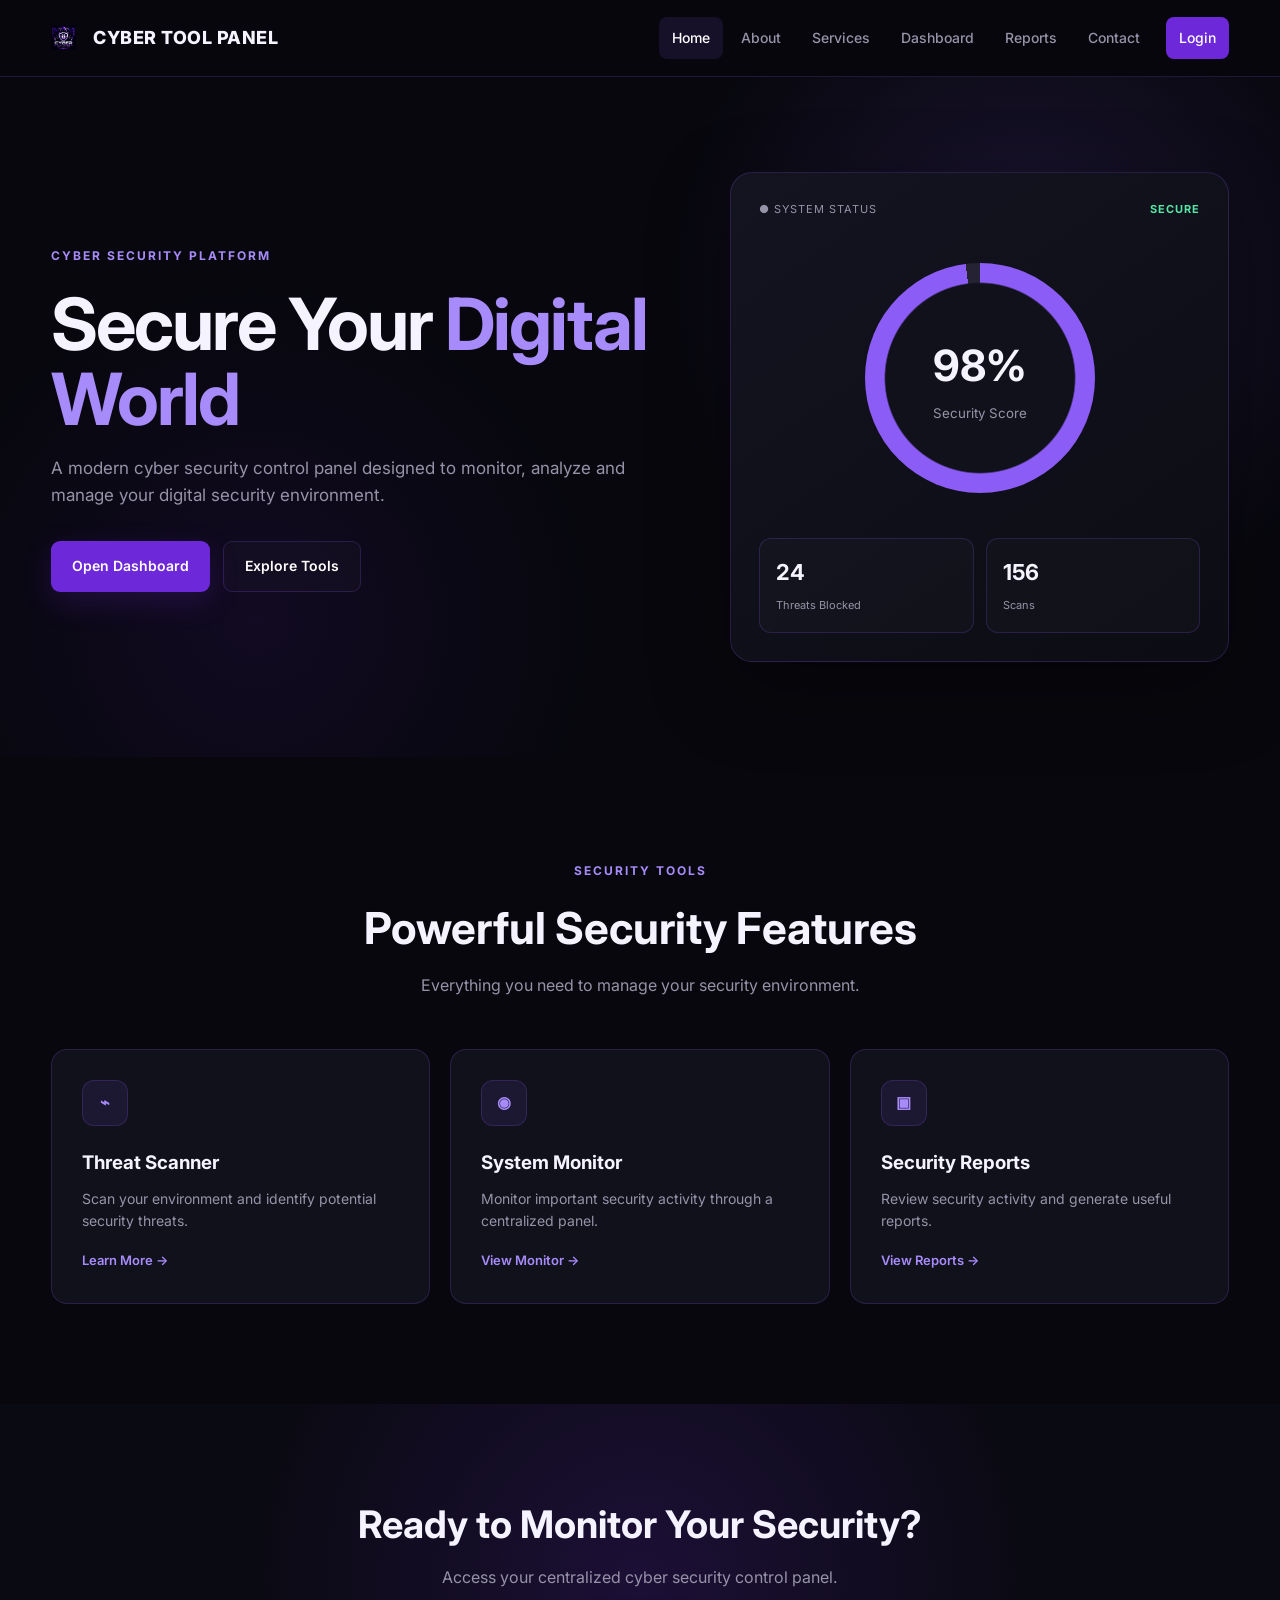
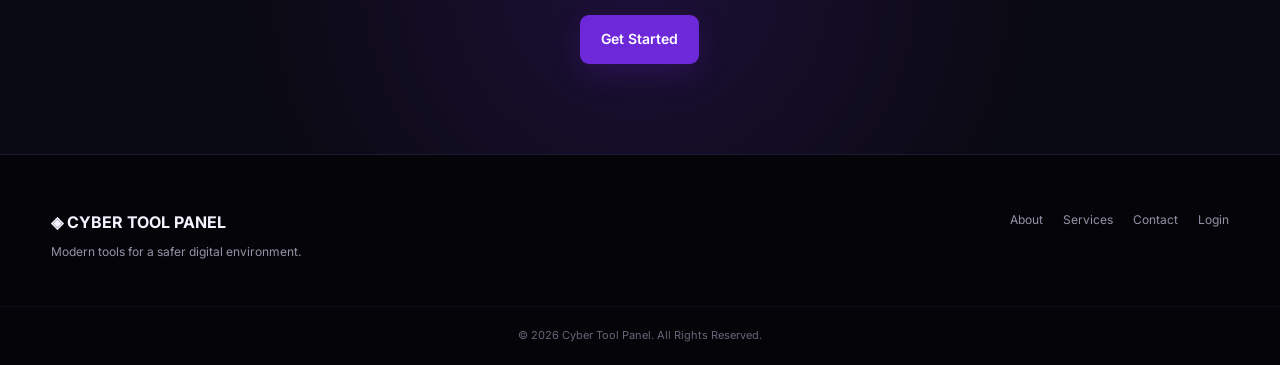
<file: index.html>
<!DOCTYPE html>
<html lang="en">
<head>
    <meta charset="UTF-8">
    <meta name="viewport" content="width=device-width, initial-scale=1.0">
    <link rel="icon" href="logo.png" type="image/x-icon">
    <title>Cyber Tool Panel | Home</title>
    <link rel="stylesheet" href="style.css">
</head>
<body>

<header class="header">
    <div class="container nav-container">
        <a href="index.html" class="logo">
<img src="logo.png" alt="Logo" style="height: 25px; vertical-align: middle; margin-right: 8px;"> CYBER TOOL PANEL
        </a>

        <input type="checkbox" id="menu-toggle">
        <label for="menu-toggle" class="menu-btn">☰</label>

        <nav class="navbar">
            <a href="index.html" class="active">Home</a>
            <a href="about.html">About</a>
            <a href="services.html">Services</a>
            <a href="dashboard.html">Dashboard</a>
            <a href="reports.html">Reports</a>
            <a href="contact.html">Contact</a>
            <a href="login.html" class="nav-login">Login</a>
        </nav>
    </div>
</header>

<main>

<section class="hero">
    <div class="container hero-content">
        <div class="hero-text">
            <span class="badge">CYBER SECURITY PLATFORM</span>
            <h1>Secure Your <span>Digital World</span></h1>
            <p>
                A modern cyber security control panel designed to monitor,
                analyze and manage your digital security environment.
            </p>

            <div class="hero-buttons">
                <a href="dashboard.html" class="btn primary-btn">Open Dashboard</a>
                <a href="services.html" class="btn secondary-btn">Explore Tools</a>
            </div>
        </div>

        <div class="hero-panel">
            <div class="panel-header">
                <span>● SYSTEM STATUS</span>
                <strong>SECURE</strong>
            </div>

            <div class="security-circle">
                <div>
                    <strong>98%</strong>
                    <small>Security Score</small>
                </div>
            </div>

            <div class="mini-stats">
                <div>
                    <strong>24</strong>
                    <span>Threats Blocked</span>
                </div>
                <div>
                    <strong>156</strong>
                    <span>Scans</span>
                </div>
            </div>
        </div>
    </div>
</section>

<section class="section">
    <div class="container">
        <div class="section-heading">
            <span>SECURITY TOOLS</span>
            <h2>Powerful Security Features</h2>
            <p>Everything you need to manage your security environment.</p>
        </div>

        <div class="card-grid">

            <div class="feature-card">
                <div class="icon">⌁</div>
                <h3>Threat Scanner</h3>
                <p>Scan your environment and identify potential security threats.</p>
                <a href="services.html">Learn More →</a>
            </div>

            <div class="feature-card">
                <div class="icon">◉</div>
                <h3>System Monitor</h3>
                <p>Monitor important security activity through a centralized panel.</p>
                <a href="dashboard.html">View Monitor →</a>
            </div>

            <div class="feature-card">
                <div class="icon">▣</div>
                <h3>Security Reports</h3>
                <p>Review security activity and generate useful reports.</p>
                <a href="reports.html">View Reports →</a>
            </div>

        </div>
    </div>
</section>

<section class="cta-section">
    <div class="container">
        <h2>Ready to Monitor Your Security?</h2>
        <p>Access your centralized cyber security control panel.</p>
        <a href="login.html" class="btn primary-btn">Get Started</a>
    </div>
</section>

</main>

<footer class="footer">
    <div class="container footer-content">
        <div>
            <h3>◈ CYBER TOOL PANEL</h3>
            <p>Modern tools for a safer digital environment.</p>
        </div>

        <div class="footer-links">
            <a href="about.html">About</a>
            <a href="services.html">Services</a>
            <a href="contact.html">Contact</a>
            <a href="login.html">Login</a>
        </div>
    </div>

    <div class="copyright">
        © 2026 Cyber Tool Panel. All Rights Reserved.
    </div>
</footer>

</body>
</html>
</file>
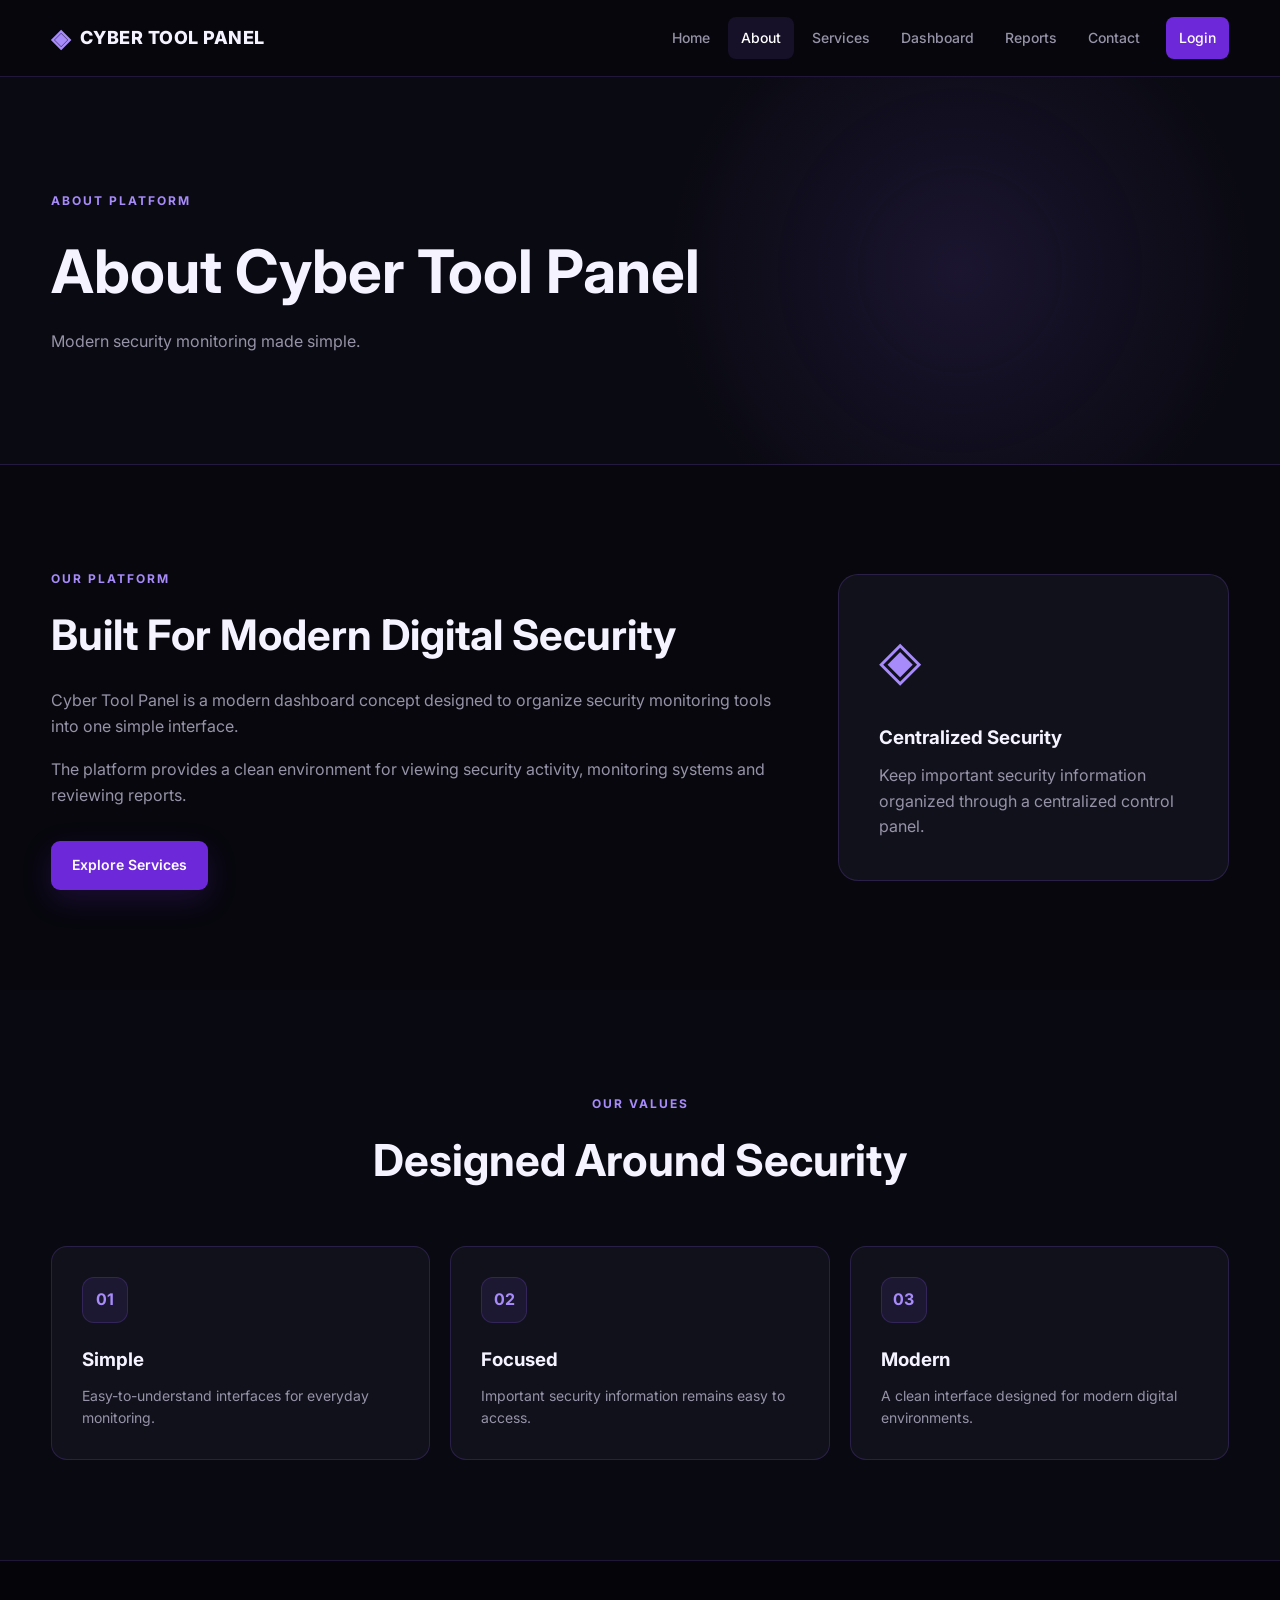
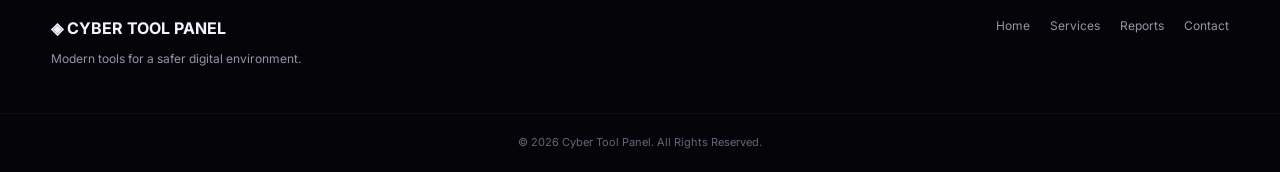
<file: about.html>
<!DOCTYPE html>
<html lang="en">
<head>
    <meta charset="UTF-8">
    <meta name="viewport" content="width=device-width, initial-scale=1.0">
    <link rel="icon" href="logo.png" type="image/x-icon">
    <title>Cyber Tool Panel | About</title>
    <link rel="stylesheet" href="style.css">
</head>
<body>

<header class="header">
    <div class="container nav-container">
        <a href="index.html" class="logo"><span>◈</span> CYBER TOOL PANEL</a>

        <input type="checkbox" id="menu-toggle">
        <label for="menu-toggle" class="menu-btn">☰</label>

        <nav class="navbar">
            <a href="index.html">Home</a>
            <a href="about.html" class="active">About</a>
            <a href="services.html">Services</a>
            <a href="dashboard.html">Dashboard</a>
            <a href="reports.html">Reports</a>
            <a href="contact.html">Contact</a>
            <a href="login.html" class="nav-login">Login</a>
        </nav>
    </div>
</header>

<main>

<section class="page-banner">
    <div class="container">
        <span>ABOUT PLATFORM</span>
        <h1>About Cyber Tool Panel</h1>
        <p>Modern security monitoring made simple.</p>
    </div>
</section>

<section class="section">
    <div class="container about-grid">

        <div class="about-content">
            <span class="section-label">OUR PLATFORM</span>
            <h2>Built For Modern Digital Security</h2>
            <p>
                Cyber Tool Panel is a modern dashboard concept designed to
                organize security monitoring tools into one simple interface.
            </p>
            <p>
                The platform provides a clean environment for viewing security
                activity, monitoring systems and reviewing reports.
            </p>

            <a href="services.html" class="btn primary-btn">Explore Services</a>
        </div>

        <div class="about-box">
            <div class="about-icon">◈</div>
            <h3>Centralized Security</h3>
            <p>
                Keep important security information organized through a
                centralized control panel.
            </p>
        </div>

    </div>
</section>

<section class="section dark-section">
    <div class="container">
        <div class="section-heading">
            <span>OUR VALUES</span>
            <h2>Designed Around Security</h2>
        </div>

        <div class="card-grid">

            <div class="feature-card">
                <div class="icon">01</div>
                <h3>Simple</h3>
                <p>Easy-to-understand interfaces for everyday monitoring.</p>
            </div>

            <div class="feature-card">
                <div class="icon">02</div>
                <h3>Focused</h3>
                <p>Important security information remains easy to access.</p>
            </div>

            <div class="feature-card">
                <div class="icon">03</div>
                <h3>Modern</h3>
                <p>A clean interface designed for modern digital environments.</p>
            </div>

        </div>
    </div>
</section>

</main>

<footer class="footer">
    <div class="container footer-content">
        <div>
            <h3>◈ CYBER TOOL PANEL</h3>
            <p>Modern tools for a safer digital environment.</p>
        </div>

        <div class="footer-links">
            <a href="index.html">Home</a>
            <a href="services.html">Services</a>
            <a href="reports.html">Reports</a>
            <a href="contact.html">Contact</a>
        </div>
    </div>

    <div class="copyright">© 2026 Cyber Tool Panel. All Rights Reserved.</div>
</footer>

</body>
</html>
</file>
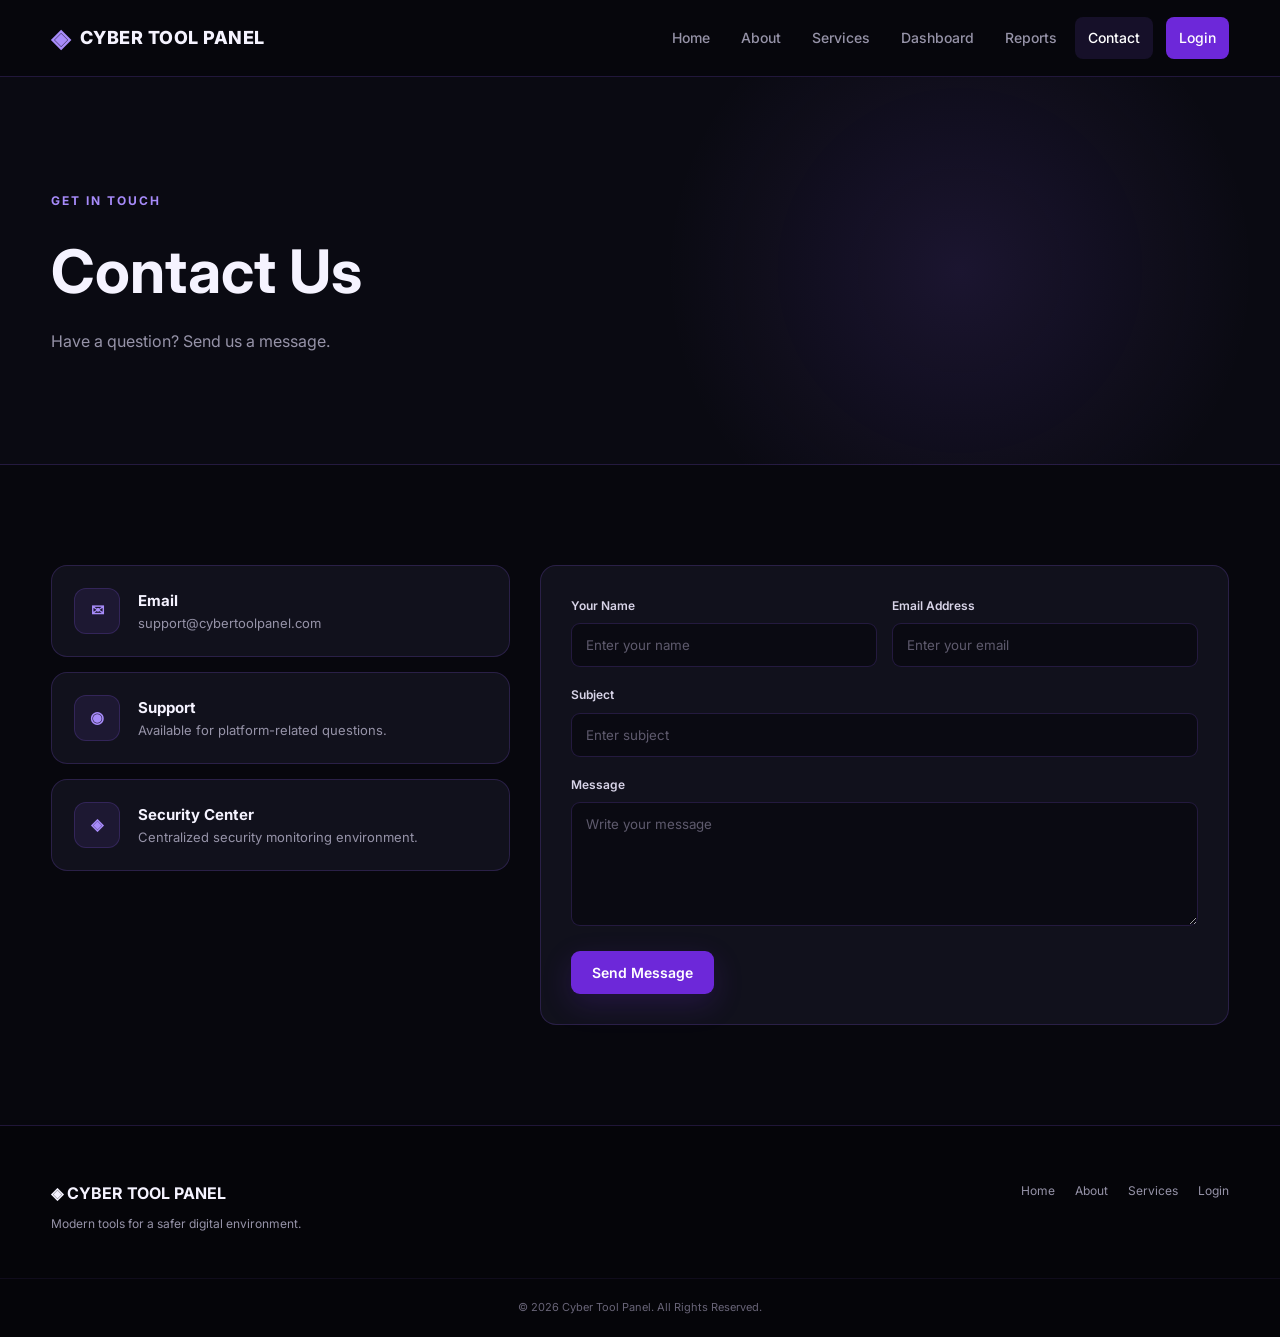
<file: contact.html>
<!DOCTYPE html>
<html lang="en">
<head>
    <meta charset="UTF-8">
    <meta name="viewport" content="width=device-width, initial-scale=1.0">
    <link rel="icon" href="logo.png" type="image/x-icon">
    <title>Cyber Tool Panel | Contact</title>
    <link rel="stylesheet" href="style.css">
</head>
<body>

<header class="header">
    <div class="container nav-container">
        <a href="index.html" class="logo"><span>◈</span> CYBER TOOL PANEL</a>

        <input type="checkbox" id="menu-toggle">
        <label for="menu-toggle" class="menu-btn">☰</label>

        <nav class="navbar">
            <a href="index.html">Home</a>
            <a href="about.html">About</a>
            <a href="services.html">Services</a>
            <a href="dashboard.html">Dashboard</a>
            <a href="reports.html">Reports</a>
            <a href="contact.html" class="active">Contact</a>
            <a href="login.html" class="nav-login">Login</a>
        </nav>
    </div>
</header>

<main>

<section class="page-banner">
    <div class="container">
        <span>GET IN TOUCH</span>
        <h1>Contact Us</h1>
        <p>Have a question? Send us a message.</p>
    </div>
</section>

<section class="section">
    <div class="container contact-grid">

        <div class="contact-info">

            <div class="contact-box">
                <div class="icon">✉</div>
                <div>
                    <h3>Email</h3>
                    <p>support@cybertoolpanel.com</p>
                </div>
            </div>

            <div class="contact-box">
                <div class="icon">◉</div>
                <div>
                    <h3>Support</h3>
                    <p>Available for platform-related questions.</p>
                </div>
            </div>

            <div class="contact-box">
                <div class="icon">◈</div>
                <div>
                    <h3>Security Center</h3>
                    <p>Centralized security monitoring environment.</p>
                </div>
            </div>

        </div>

        <form class="contact-form">

            <div class="form-row">
                <div class="form-group">
                    <label>Your Name</label>
                    <input type="text" placeholder="Enter your name">
                </div>

                <div class="form-group">
                    <label>Email Address</label>
                    <input type="email" placeholder="Enter your email">
                </div>
            </div>

            <div class="form-group">
                <label>Subject</label>
                <input type="text" placeholder="Enter subject">
            </div>

            <div class="form-group">
                <label>Message</label>
                <textarea rows="6" placeholder="Write your message"></textarea>
            </div>

            <button type="submit" class="btn primary-btn">Send Message</button>

        </form>

    </div>
</section>

</main>

<footer class="footer">
    <div class="container footer-content">
        <div>
            <h3>◈ CYBER TOOL PANEL</h3>
            <p>Modern tools for a safer digital environment.</p>
        </div>

        <div class="footer-links">
            <a href="index.html">Home</a>
            <a href="about.html">About</a>
            <a href="services.html">Services</a>
            <a href="login.html">Login</a>
        </div>
    </div>

    <div class="copyright">© 2026 Cyber Tool Panel. All Rights Reserved.</div>
</footer>

</body>
</html>
</file>
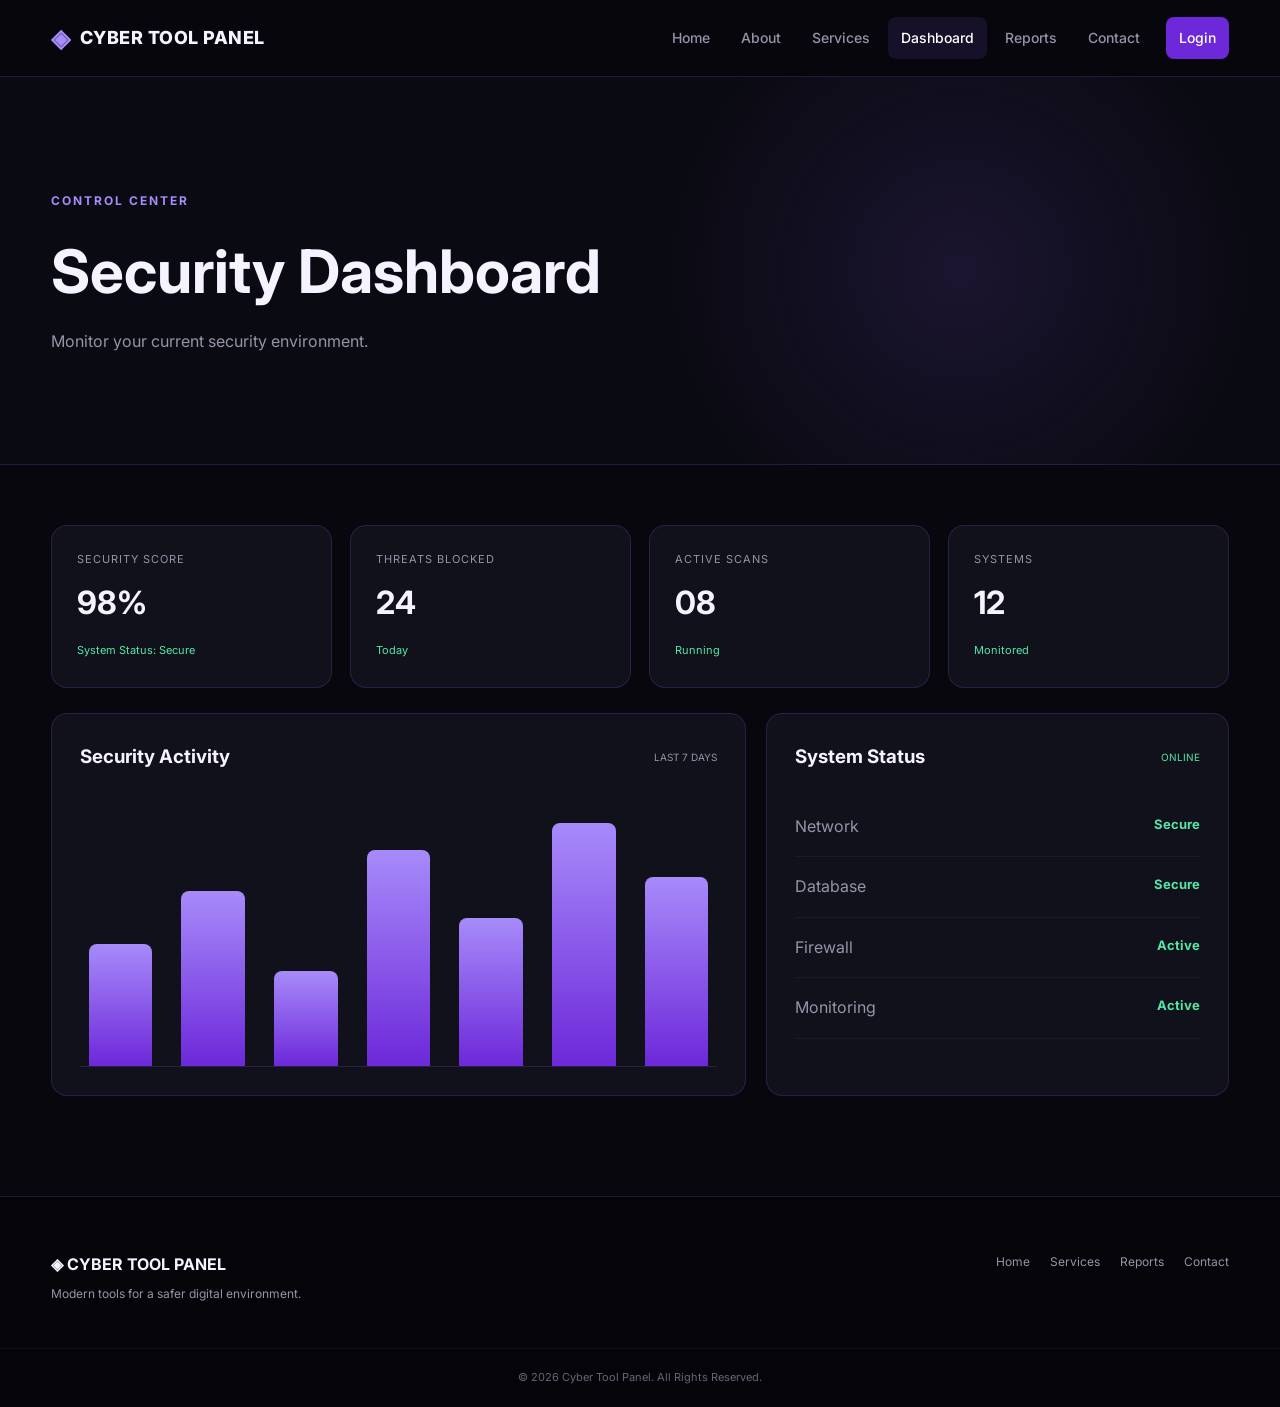
<file: dashboard.html>
<!DOCTYPE html>
<html lang="en">
<head>
    <meta charset="UTF-8">
    <meta name="viewport" content="width=device-width, initial-scale=1.0">
    <link rel="icon" href="logo.png" type="image/x-icon">
    <title>Cyber Tool Panel | Dashboard</title>
    <link rel="stylesheet" href="style.css">
</head>
<body>

<header class="header">
    <div class="container nav-container">
        <a href="index.html" class="logo"><span>◈</span> CYBER TOOL PANEL</a>

        <input type="checkbox" id="menu-toggle">
        <label for="menu-toggle" class="menu-btn">☰</label>

        <nav class="navbar">
            <a href="index.html">Home</a>
            <a href="about.html">About</a>
            <a href="services.html">Services</a>
            <a href="dashboard.html" class="active">Dashboard</a>
            <a href="reports.html">Reports</a>
            <a href="contact.html">Contact</a>
            <a href="login.html" class="nav-login">Login</a>
        </nav>
    </div>
</header>

<main>

<section class="dashboard-header">
    <div class="container">
        <span>CONTROL CENTER</span>
        <h1>Security Dashboard</h1>
        <p>Monitor your current security environment.</p>
    </div>
</section>

<section class="section dashboard-section">
    <div class="container">

        <div class="stats-grid">

            <div class="stat-card">
                <span>SECURITY SCORE</span>
                <strong>98%</strong>
                <small>System Status: Secure</small>
            </div>

            <div class="stat-card">
                <span>THREATS BLOCKED</span>
                <strong>24</strong>
                <small>Today</small>
            </div>

            <div class="stat-card">
                <span>ACTIVE SCANS</span>
                <strong>08</strong>
                <small>Running</small>
            </div>

            <div class="stat-card">
                <span>SYSTEMS</span>
                <strong>12</strong>
                <small>Monitored</small>
            </div>

        </div>

        <div class="dashboard-grid">

            <div class="dashboard-card large-card">
                <div class="card-title">
                    <h3>Security Activity</h3>
                    <span>LAST 7 DAYS</span>
                </div>

                <div class="chart">
                    <div class="bar" style="height:45%"></div>
                    <div class="bar" style="height:65%"></div>
                    <div class="bar" style="height:35%"></div>
                    <div class="bar" style="height:80%"></div>
                    <div class="bar" style="height:55%"></div>
                    <div class="bar" style="height:90%"></div>
                    <div class="bar" style="height:70%"></div>
                </div>
            </div>

            <div class="dashboard-card">
                <div class="card-title">
                    <h3>System Status</h3>
                    <span class="status-online">ONLINE</span>
                </div>

                <ul class="status-list">
                    <li><span>Network</span><strong>Secure</strong></li>
                    <li><span>Database</span><strong>Secure</strong></li>
                    <li><span>Firewall</span><strong>Active</strong></li>
                    <li><span>Monitoring</span><strong>Active</strong></li>
                </ul>
            </div>

        </div>

    </div>
</section>

</main>

<footer class="footer">
    <div class="container footer-content">
        <div>
            <h3>◈ CYBER TOOL PANEL</h3>
            <p>Modern tools for a safer digital environment.</p>
        </div>

        <div class="footer-links">
            <a href="index.html">Home</a>
            <a href="services.html">Services</a>
            <a href="reports.html">Reports</a>
            <a href="contact.html">Contact</a>
        </div>
    </div>

    <div class="copyright">© 2026 Cyber Tool Panel. All Rights Reserved.</div>
</footer>

</body>
</html>
</file>
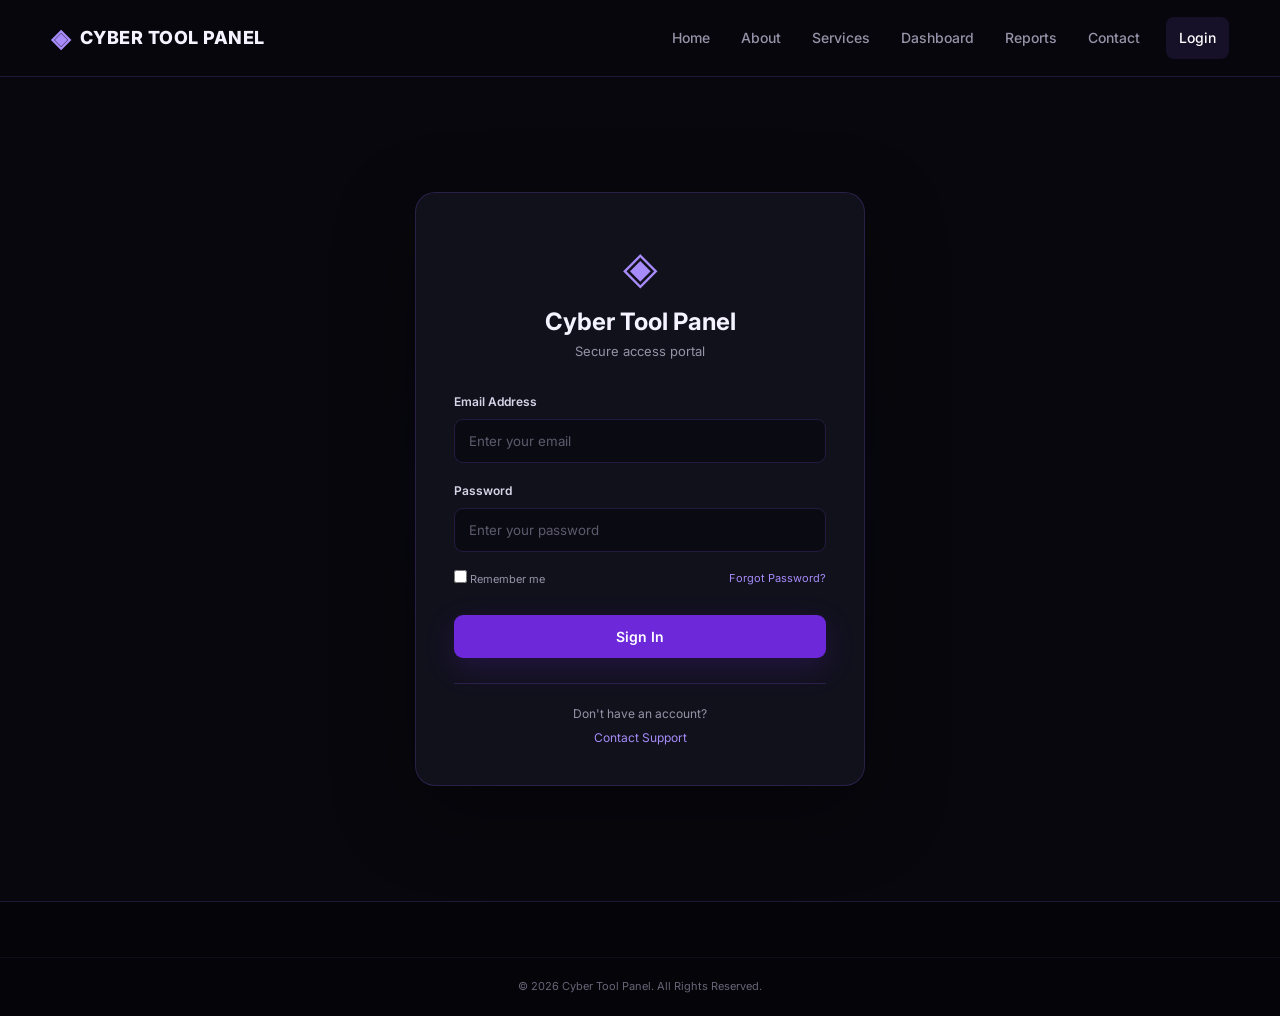
<file: login.html>
<!DOCTYPE html>
<html lang="en">
<head>
    <meta charset="UTF-8">
    <meta name="viewport" content="width=device-width, initial-scale=1.0">
    <link rel="icon" href="logo.png" type="image/x-icon">
    <title>Cyber Tool Panel | Login</title>
    <link rel="stylesheet" href="style.css">
</head>
<body>

<header class="header">
    <div class="container nav-container">
        <a href="index.html" class="logo"><span>◈</span> CYBER TOOL PANEL</a>

        <input type="checkbox" id="menu-toggle">
        <label for="menu-toggle" class="menu-btn">☰</label>

        <nav class="navbar">
            <a href="index.html">Home</a>
            <a href="about.html">About</a>
            <a href="services.html">Services</a>
            <a href="dashboard.html">Dashboard</a>
            <a href="reports.html">Reports</a>
            <a href="contact.html">Contact</a>
            <a href="login.html" class="nav-login active">Login</a>
        </nav>
    </div>
</header>

<main>

<section class="login-section">

    <div class="login-card">

        <div class="login-logo">
            <div>◈</div>
            <h1>Cyber Tool Panel</h1>
            <p>Secure access portal</p>
        </div>

        <form>

            <div class="form-group">
                <label>Email Address</label>
                <input type="email" placeholder="Enter your email">
            </div>

            <div class="form-group">
                <label>Password</label>
                <input type="password" placeholder="Enter your password">
            </div>

            <div class="remember-row">
                <label>
                    <input type="checkbox">
                    Remember me
                </label>

                <a href="#">Forgot Password?</a>
            </div>

            <button type="submit" class="btn primary-btn login-btn">
                Sign In
            </button>

        </form>

        <div class="login-footer">
            <p>Don't have an account?</p>
            <a href="contact.html">Contact Support</a>
        </div>

    </div>

</section>

</main>

<footer class="footer">
    <div class="copyright">© 2026 Cyber Tool Panel. All Rights Reserved.</div>
</footer>

</body>
</html>
</file>
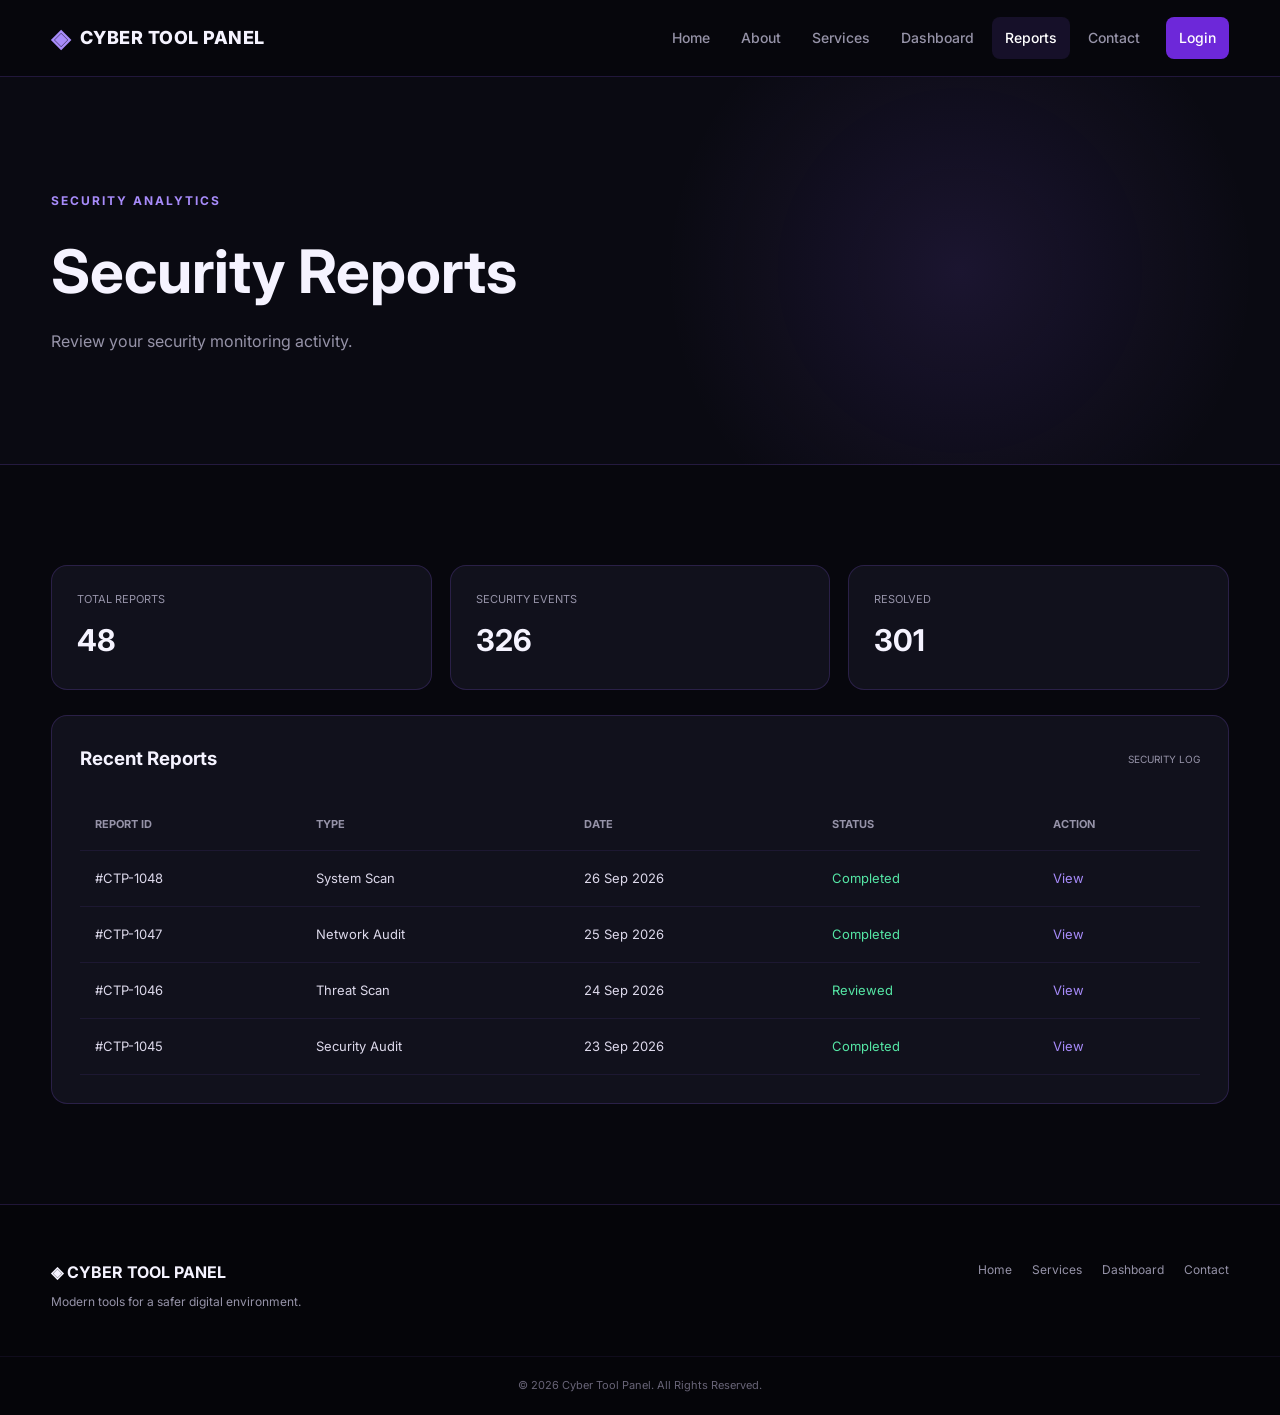
<file: reports.html>
<!DOCTYPE html>
<html lang="en">
<head>
    <meta charset="UTF-8">
    <meta name="viewport" content="width=device-width, initial-scale=1.0">
    <link rel="icon" href="logo.png" type="image/x-icon">
    <title>Cyber Tool Panel | Reports</title>
    <link rel="stylesheet" href="style.css">
</head>
<body>

<header class="header">
    <div class="container nav-container">
        <a href="index.html" class="logo"><span>◈</span> CYBER TOOL PANEL</a>

        <input type="checkbox" id="menu-toggle">
        <label for="menu-toggle" class="menu-btn">☰</label>

        <nav class="navbar">
            <a href="index.html">Home</a>
            <a href="about.html">About</a>
            <a href="services.html">Services</a>
            <a href="dashboard.html">Dashboard</a>
            <a href="reports.html" class="active">Reports</a>
            <a href="contact.html">Contact</a>
            <a href="login.html" class="nav-login">Login</a>
        </nav>
    </div>
</header>

<main>

<section class="page-banner">
    <div class="container">
        <span>SECURITY ANALYTICS</span>
        <h1>Security Reports</h1>
        <p>Review your security monitoring activity.</p>
    </div>
</section>

<section class="section">
    <div class="container">

        <div class="report-summary">

            <div class="summary-box">
                <span>TOTAL REPORTS</span>
                <strong>48</strong>
            </div>

            <div class="summary-box">
                <span>SECURITY EVENTS</span>
                <strong>326</strong>
            </div>

            <div class="summary-box">
                <span>RESOLVED</span>
                <strong>301</strong>
            </div>

        </div>

        <div class="table-container">

            <div class="card-title">
                <h3>Recent Reports</h3>
                <span>SECURITY LOG</span>
            </div>

            <div class="table-wrapper">
                <table>
                    <thead>
                        <tr>
                            <th>Report ID</th>
                            <th>Type</th>
                            <th>Date</th>
                            <th>Status</th>
                            <th>Action</th>
                        </tr>
                    </thead>

                    <tbody>
                        <tr>
                            <td>#CTP-1048</td>
                            <td>System Scan</td>
                            <td>26 Sep 2026</td>
                            <td><span class="table-status">Completed</span></td>
                            <td><a href="#">View</a></td>
                        </tr>

                        <tr>
                            <td>#CTP-1047</td>
                            <td>Network Audit</td>
                            <td>25 Sep 2026</td>
                            <td><span class="table-status">Completed</span></td>
                            <td><a href="#">View</a></td>
                        </tr>

                        <tr>
                            <td>#CTP-1046</td>
                            <td>Threat Scan</td>
                            <td>24 Sep 2026</td>
                            <td><span class="table-status">Reviewed</span></td>
                            <td><a href="#">View</a></td>
                        </tr>

                        <tr>
                            <td>#CTP-1045</td>
                            <td>Security Audit</td>
                            <td>23 Sep 2026</td>
                            <td><span class="table-status">Completed</span></td>
                            <td><a href="#">View</a></td>
                        </tr>
                    </tbody>
                </table>
            </div>

        </div>

    </div>
</section>

</main>

<footer class="footer">
    <div class="container footer-content">
        <div>
            <h3>◈ CYBER TOOL PANEL</h3>
            <p>Modern tools for a safer digital environment.</p>
        </div>

        <div class="footer-links">
            <a href="index.html">Home</a>
            <a href="services.html">Services</a>
            <a href="dashboard.html">Dashboard</a>
            <a href="contact.html">Contact</a>
        </div>
    </div>

    <div class="copyright">© 2026 Cyber Tool Panel. All Rights Reserved.</div>
</footer>

</body>
</html>
</file>
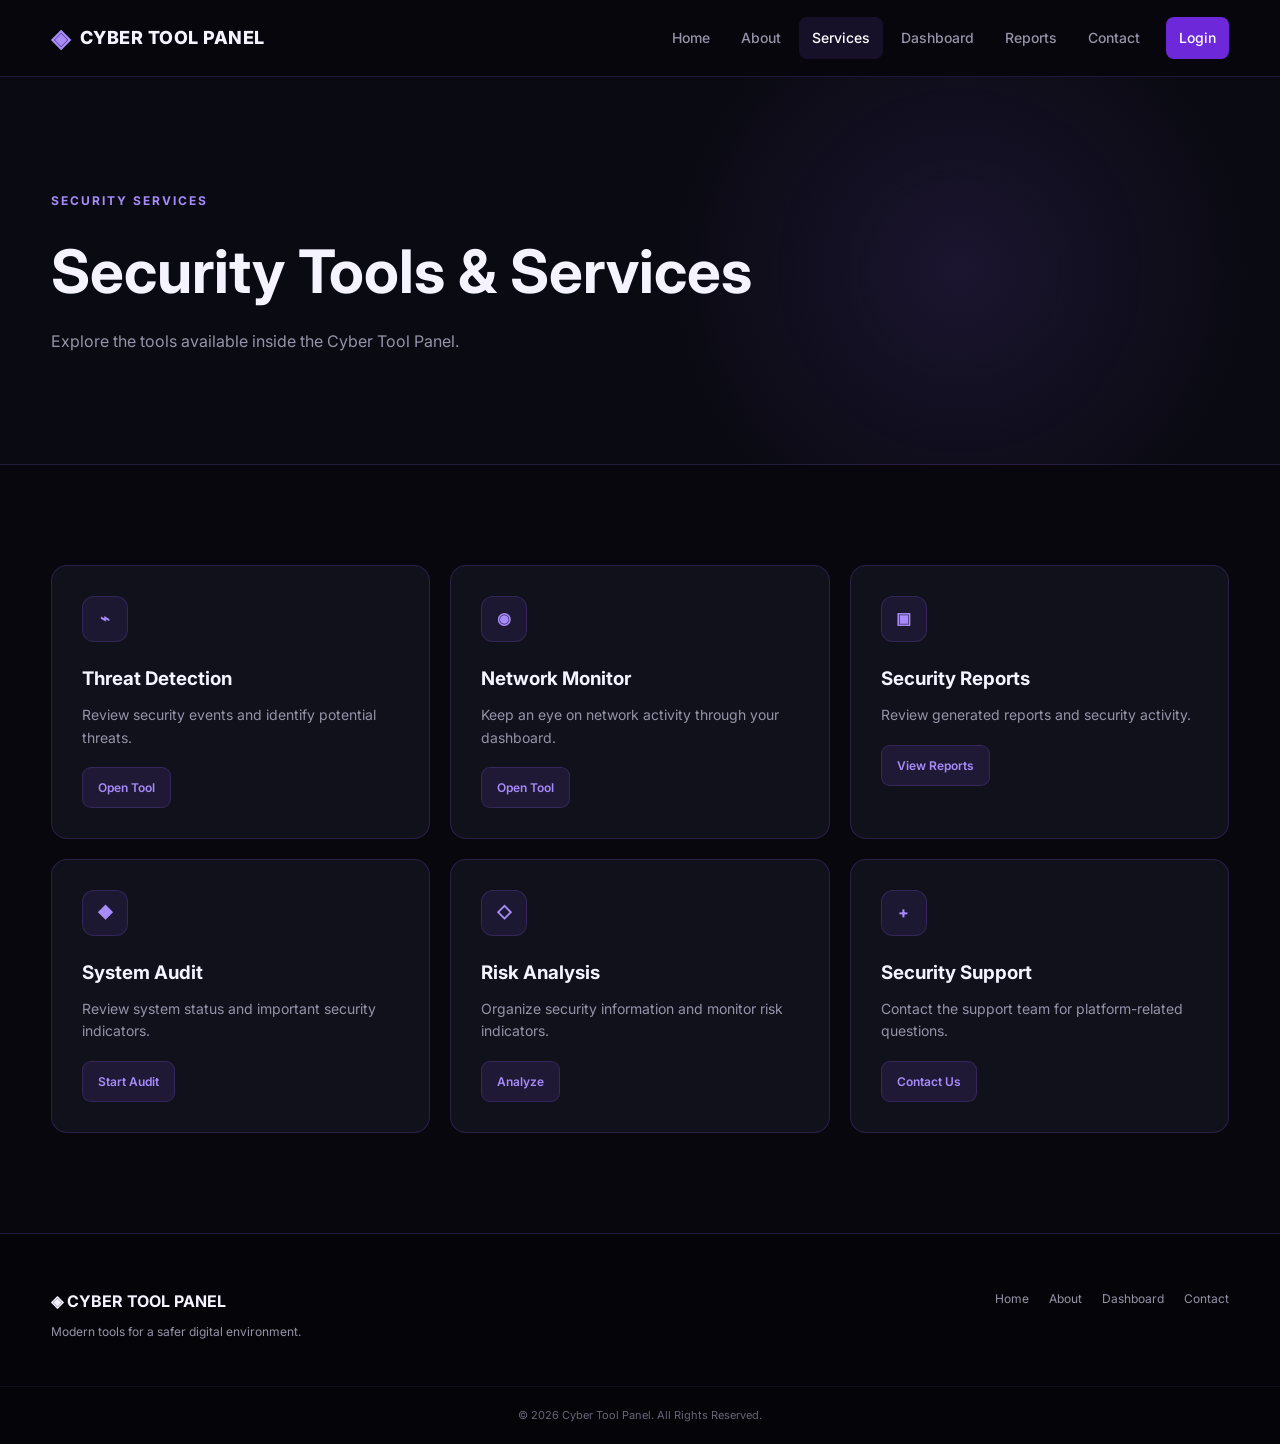
<file: services.html>
<!DOCTYPE html>
<html lang="en">
<head>
    <meta charset="UTF-8">
    <meta name="viewport" content="width=device-width, initial-scale=1.0">
    <link rel="icon" href="logo.png" type="image/x-icon">
    <title>Cyber Tool Panel | Services</title>
    <link rel="stylesheet" href="style.css">
</head>
<body>

<header class="header">
    <div class="container nav-container">
        <a href="index.html" class="logo"><span>◈</span> CYBER TOOL PANEL</a>

        <input type="checkbox" id="menu-toggle">
        <label for="menu-toggle" class="menu-btn">☰</label>

        <nav class="navbar">
            <a href="index.html">Home</a>
            <a href="about.html">About</a>
            <a href="services.html" class="active">Services</a>
            <a href="dashboard.html">Dashboard</a>
            <a href="reports.html">Reports</a>
            <a href="contact.html">Contact</a>
            <a href="login.html" class="nav-login">Login</a>
        </nav>
    </div>
</header>

<main>

<section class="page-banner">
    <div class="container">
        <span>SECURITY SERVICES</span>
        <h1>Security Tools & Services</h1>
        <p>Explore the tools available inside the Cyber Tool Panel.</p>
    </div>
</section>

<section class="section">
    <div class="container">

        <div class="card-grid services-grid">

            <div class="service-card">
                <div class="icon">⌁</div>
                <h3>Threat Detection</h3>
                <p>Review security events and identify potential threats.</p>
                <a href="dashboard.html" class="btn small-btn">Open Tool</a>
            </div>

            <div class="service-card">
                <div class="icon">◉</div>
                <h3>Network Monitor</h3>
                <p>Keep an eye on network activity through your dashboard.</p>
                <a href="dashboard.html" class="btn small-btn">Open Tool</a>
            </div>

            <div class="service-card">
                <div class="icon">▣</div>
                <h3>Security Reports</h3>
                <p>Review generated reports and security activity.</p>
                <a href="reports.html" class="btn small-btn">View Reports</a>
            </div>

            <div class="service-card">
                <div class="icon">◆</div>
                <h3>System Audit</h3>
                <p>Review system status and important security indicators.</p>
                <a href="dashboard.html" class="btn small-btn">Start Audit</a>
            </div>

            <div class="service-card">
                <div class="icon">◇</div>
                <h3>Risk Analysis</h3>
                <p>Organize security information and monitor risk indicators.</p>
                <a href="reports.html" class="btn small-btn">Analyze</a>
            </div>

            <div class="service-card">
                <div class="icon">+</div>
                <h3>Security Support</h3>
                <p>Contact the support team for platform-related questions.</p>
                <a href="contact.html" class="btn small-btn">Contact Us</a>
            </div>

        </div>

    </div>
</section>

</main>

<footer class="footer">
    <div class="container footer-content">
        <div>
            <h3>◈ CYBER TOOL PANEL</h3>
            <p>Modern tools for a safer digital environment.</p>
        </div>

        <div class="footer-links">
            <a href="index.html">Home</a>
            <a href="about.html">About</a>
            <a href="dashboard.html">Dashboard</a>
            <a href="contact.html">Contact</a>
        </div>
    </div>

    <div class="copyright">© 2026 Cyber Tool Panel. All Rights Reserved.</div>
</footer>

</body>
</html>
</file>
<file: style.css>
/* =========================================
   CYBER TOOL PANEL
   Main Stylesheet
   HTML5 + CSS3 Only
========================================= */

@import url('https://fonts.googleapis.com/css2?family=Inter:wght@400;500;600;700;800&display=swap');

:root {
    --bg: #07070d;
    --bg-light: #0d0d16;
    --card: #11111c;
    --card-light: #171724;
    --purple: #8b5cf6;
    --purple-light: #a78bfa;
    --purple-dark: #6d28d9;
    --white: #ffffff;
    --text: #f5f3ff;
    --muted: #9693a8;
    --border: rgba(139, 92, 246, 0.20);
    --success: #55e6a5;
    --danger: #ff6b81;
    --radius: 16px;
}

/* =========================================
   RESET
========================================= */

* {
    margin: 0;
    padding: 0;
    box-sizing: border-box;
}

html {
    scroll-behavior: smooth;
}

body {
    font-family: "Inter", sans-serif;
    background: var(--bg);
    color: var(--text);
    line-height: 1.6;
}

a {
    text-decoration: none;
    color: inherit;
}

button,
input,
textarea {
    font-family: inherit;
}

.container {
    width: min(1180px, 92%);
    margin: auto;
}

/* =========================================
   HEADER
========================================= */

.header {
    position: sticky;
    top: 0;
    z-index: 1000;
    background: rgba(7, 7, 13, 0.94);
    border-bottom: 1px solid var(--border);
    backdrop-filter: blur(15px);
}

.nav-container {
    min-height: 76px;
    display: flex;
    align-items: center;
    justify-content: space-between;
}

.logo {
    display: flex;
    align-items: center;
    gap: 9px;
    font-size: 18px;
    font-weight: 800;
    letter-spacing: 0.5px;
}

.logo span {
    color: var(--purple-light);
    font-size: 25px;
}

.navbar {
    display: flex;
    align-items: center;
    gap: 5px;
}

.navbar a {
    padding: 10px 13px;
    border-radius: 8px;
    color: var(--muted);
    font-size: 14px;
    font-weight: 500;
    transition: 0.3s ease;
}

.navbar a:hover,
.navbar a.active {
    color: var(--white);
    background: rgba(139, 92, 246, 0.12);
}

.navbar .nav-login {
    margin-left: 8px;
    color: white;
    background: var(--purple-dark);
}

.navbar .nav-login:hover {
    background: var(--purple);
}

#menu-toggle {
    display: none;
}

.menu-btn {
    display: none;
    font-size: 27px;
    cursor: pointer;
    color: var(--white);
}

/* =========================================
   HERO
========================================= */

.hero {
    min-height: 680px;
    display: flex;
    align-items: center;
    background:
        radial-gradient(circle at 80% 30%, rgba(139, 92, 246, 0.16), transparent 32%),
        radial-gradient(circle at 20% 80%, rgba(109, 40, 217, 0.10), transparent 30%);
}

.hero-content {
    display: grid;
    grid-template-columns: 1.1fr 0.9fr;
    gap: 70px;
    align-items: center;
}

.badge,
.section-heading span,
.page-banner span,
.dashboard-header span,
.section-label {
    display: inline-block;
    color: var(--purple-light);
    font-size: 12px;
    font-weight: 700;
    letter-spacing: 2px;
}

.hero h1 {
    max-width: 700px;
    margin: 18px 0;
    font-size: clamp(42px, 6vw, 72px);
    line-height: 1.05;
    letter-spacing: -2px;
}

.hero h1 span {
    color: var(--purple-light);
}

.hero p {
    max-width: 600px;
    color: var(--muted);
    font-size: 17px;
}

.hero-buttons {
    display: flex;
    gap: 13px;
    margin-top: 32px;
    flex-wrap: wrap;
}

/* =========================================
   BUTTONS
========================================= */

.btn {
    display: inline-flex;
    justify-content: center;
    align-items: center;
    border: none;
    cursor: pointer;
    padding: 13px 21px;
    border-radius: 9px;
    font-size: 14px;
    font-weight: 600;
    transition: 0.3s ease;
}

.primary-btn {
    color: white;
    background: var(--purple-dark);
    box-shadow: 0 10px 30px rgba(109, 40, 217, 0.20);
}

.primary-btn:hover {
    background: var(--purple);
    transform: translateY(-2px);
}

.secondary-btn {
    border: 1px solid var(--border);
    color: var(--white);
    background: rgba(255,255,255,0.02);
}

.secondary-btn:hover {
    border-color: var(--purple);
    background: rgba(139,92,246,0.08);
}

.small-btn {
    margin-top: 18px;
    padding: 10px 15px;
    font-size: 12px;
    background: rgba(139, 92, 246, 0.12);
    color: var(--purple-light);
    border: 1px solid var(--border);
}

.small-btn:hover {
    background: var(--purple-dark);
    color: white;
}

/* =========================================
   HERO PANEL
========================================= */

.hero-panel {
    padding: 28px;
    border: 1px solid var(--border);
    border-radius: 22px;
    background: linear-gradient(145deg, #141421, #0c0c14);
    box-shadow: 0 25px 80px rgba(0,0,0,0.35);
}

.panel-header {
    display: flex;
    justify-content: space-between;
    font-size: 11px;
    letter-spacing: 1px;
}

.panel-header span {
    color: var(--muted);
}

.panel-header strong {
    color: var(--success);
}

.security-circle {
    width: 230px;
    height: 230px;
    margin: 45px auto;
    border-radius: 50%;
    display: grid;
    place-items: center;
    background:
        radial-gradient(circle, #11111c 58%, transparent 59%),
        conic-gradient(var(--purple) 0 98%, #252333 98% 100%);
}

.security-circle div {
    text-align: center;
}

.security-circle strong {
    display: block;
    font-size: 43px;
}

.security-circle small {
    color: var(--muted);
}

.mini-stats {
    display: grid;
    grid-template-columns: 1fr 1fr;
    gap: 12px;
}

.mini-stats div {
    padding: 16px;
    border: 1px solid var(--border);
    border-radius: 12px;
    background: rgba(255,255,255,0.02);
}

.mini-stats strong {
    display: block;
    font-size: 22px;
}

.mini-stats span {
    color: var(--muted);
    font-size: 11px;
}

/* =========================================
   SECTIONS
========================================= */

.section {
    padding: 100px 0;
}

.dark-section {
    background: #090911;
}

.section-heading {
    text-align: center;
    margin-bottom: 50px;
}

.section-heading h2 {
    margin: 10px 0;
    font-size: clamp(30px, 4vw, 44px);
}

.section-heading p {
    color: var(--muted);
}

/* =========================================
   CARDS
========================================= */

.card-grid {
    display: grid;
    grid-template-columns: repeat(3, 1fr);
    gap: 20px;
}

.feature-card,
.service-card {
    padding: 30px;
    border: 1px solid var(--border);
    border-radius: var(--radius);
    background: var(--card);
    transition: 0.3s ease;
}

.feature-card:hover,
.service-card:hover {
    transform: translateY(-7px);
    border-color: rgba(139,92,246,0.55);
    box-shadow: 0 20px 50px rgba(0,0,0,0.25);
}

.icon {
    width: 46px;
    height: 46px;
    display: grid;
    place-items: center;
    margin-bottom: 22px;
    border-radius: 12px;
    color: var(--purple-light);
    background: rgba(139,92,246,0.10);
    border: 1px solid var(--border);
    font-weight: 700;
}

.feature-card h3,
.service-card h3 {
    margin-bottom: 10px;
}

.feature-card p,
.service-card p {
    color: var(--muted);
    font-size: 14px;
}

.feature-card a {
    display: inline-block;
    margin-top: 18px;
    color: var(--purple-light);
    font-size: 13px;
    font-weight: 600;
}

/* =========================================
   CTA
========================================= */

.cta-section {
    padding: 90px 20px;
    text-align: center;
    background:
        radial-gradient(circle, rgba(109,40,217,0.18), transparent 60%),
        #0a0a12;
}

.cta-section h2 {
    font-size: 38px;
    margin-bottom: 10px;
}

.cta-section p {
    color: var(--muted);
    margin-bottom: 25px;
}

/* =========================================
   PAGE BANNER
========================================= */

.page-banner,
.dashboard-header {
    padding: 110px 0;
    background:
        radial-gradient(circle at 75% 50%, rgba(139,92,246,0.13), transparent 30%),
        #0a0a12;
    border-bottom: 1px solid var(--border);
}

.page-banner h1,
.dashboard-header h1 {
    font-size: clamp(38px, 6vw, 60px);
    margin: 10px 0;
}

.page-banner p,
.dashboard-header p {
    color: var(--muted);
}

/* =========================================
   ABOUT
========================================= */

.about-grid {
    display: grid;
    grid-template-columns: 1.3fr 0.7fr;
    gap: 60px;
    align-items: center;
}

.about-content h2 {
    margin: 10px 0 20px;
    font-size: 42px;
}

.about-content p {
    margin-bottom: 18px;
    color: var(--muted);
}

.about-content .btn {
    margin-top: 15px;
}

.about-box {
    padding: 40px;
    border-radius: 20px;
    background: var(--card);
    border: 1px solid var(--border);
}

.about-box h3 {
    margin-bottom: 10px;
}

.about-box p {
    color: var(--muted);
}

.about-icon {
    font-size: 55px;
    color: var(--purple-light);
    margin-bottom: 20px;
}

/* =========================================
   DASHBOARD
========================================= */

.dashboard-section {
    padding-top: 60px;
}

.stats-grid {
    display: grid;
    grid-template-columns: repeat(4, 1fr);
    gap: 18px;
    margin-bottom: 25px;
}

.stat-card {
    padding: 25px;
    border: 1px solid var(--border);
    border-radius: var(--radius);
    background: var(--card);
}

.stat-card span {
    display: block;
    color: var(--muted);
    font-size: 11px;
    letter-spacing: 1px;
}

.stat-card strong {
    display: block;
    margin: 8px 0;
    font-size: 32px;
}

.stat-card small {
    color: var(--success);
    font-size: 11px;
}

.dashboard-grid {
    display: grid;
    grid-template-columns: 1.5fr 1fr;
    gap: 20px;
}

.dashboard-card,
.table-container {
    padding: 28px;
    border: 1px solid var(--border);
    border-radius: var(--radius);
    background: var(--card);
}

.card-title {
    display: flex;
    justify-content: space-between;
    align-items: center;
    margin-bottom: 25px;
}

.card-title span {
    color: var(--muted);
    font-size: 10px;
}

.status-online {
    color: var(--success) !important;
}

.chart {
    height: 270px;
    display: flex;
    align-items: end;
    justify-content: space-around;
    gap: 12px;
    border-bottom: 1px solid var(--border);
}

.bar {
    width: 10%;
    min-height: 15px;
    border-radius: 8px 8px 0 0;
    background: linear-gradient(to top, var(--purple-dark), var(--purple-light));
    transition: 0.3s ease;
}

.bar:hover {
    opacity: 0.75;
}

.status-list {
    list-style: none;
}

.status-list li {
    display: flex;
    justify-content: space-between;
    padding: 17px 0;
    border-bottom: 1px solid rgba(139,92,246,0.10);
}

.status-list span {
    color: var(--muted);
}

.status-list strong {
    color: var(--success);
    font-size: 13px;
}

/* =========================================
   REPORTS
========================================= */

.report-summary {
    display: grid;
    grid-template-columns: repeat(3, 1fr);
    gap: 18px;
    margin-bottom: 25px;
}

.summary-box {
    padding: 25px;
    background: var(--card);
    border: 1px solid var(--border);
    border-radius: var(--radius);
}

.summary-box span {
    display: block;
    color: var(--muted);
    font-size: 11px;
}

.summary-box strong {
    display: block;
    margin-top: 7px;
    font-size: 30px;
}

.table-wrapper {
    overflow-x: auto;
}

table {
    width: 100%;
    border-collapse: collapse;
    min-width: 650px;
}

th,
td {
    padding: 17px 15px;
    text-align: left;
    border-bottom: 1px solid rgba(139,92,246,0.10);
    font-size: 13px;
}

th {
    color: var(--muted);
    font-size: 11px;
    text-transform: uppercase;
}

td {
    color: #ddd9eb;
}

td a {
    color: var(--purple-light);
}

.table-status {
    color: var(--success);
}

/* =========================================
   CONTACT
========================================= */

.contact-grid {
    display: grid;
    grid-template-columns: 0.8fr 1.2fr;
    gap: 30px;
}

.contact-info {
    display: flex;
    flex-direction: column;
    gap: 15px;
}

.contact-box {
    display: flex;
    gap: 18px;
    align-items: center;
    padding: 22px;
    border: 1px solid var(--border);
    border-radius: var(--radius);
    background: var(--card);
}

.contact-box .icon {
    flex-shrink: 0;
    margin: 0;
}

.contact-box h3 {
    font-size: 15px;
}

.contact-box p {
    color: var(--muted);
    font-size: 13px;
}

.contact-form {
    padding: 30px;
    border: 1px solid var(--border);
    border-radius: var(--radius);
    background: var(--card);
}

.form-row {
    display: grid;
    grid-template-columns: 1fr 1fr;
    gap: 15px;
}

.form-group {
    margin-bottom: 18px;
}

.form-group label {
    display: block;
    margin-bottom: 8px;
    color: #d8d4e8;
    font-size: 12px;
    font-weight: 600;
}

.form-group input,
.form-group textarea {
    width: 100%;
    padding: 13px 14px;
    border: 1px solid var(--border);
    outline: none;
    border-radius: 9px;
    color: white;
    background: #0a0a12;
    transition: 0.3s ease;
}

.form-group textarea {
    resize: vertical;
}

.form-group input:focus,
.form-group textarea:focus {
    border-color: var(--purple);
    box-shadow: 0 0 0 3px rgba(139,92,246,0.08);
}

.form-group input::placeholder,
.form-group textarea::placeholder {
    color: #5e5a6d;
}

/* =========================================
   LOGIN
========================================= */

.login-section {
    min-height: calc(100vh - 76px);
    display: grid;
    place-items: center;
    padding: 70px 20px;
    background:
        radial-gradient(circle at center, rgba(109,40,217,0.13), transparent 35%),
        var(--bg);
}

.login-card {
    width: min(450px, 100%);
    padding: 38px;
    border: 1px solid var(--border);
    border-radius: 20px;
    background: var(--card);
    box-shadow: 0 25px 80px rgba(0,0,0,0.35);
}

.login-logo {
    text-align: center;
    margin-bottom: 30px;
}

.login-logo div {
    color: var(--purple-light);
    font-size: 45px;
}

.login-logo h1 {
    font-size: 24px;
}

.login-logo p {
    color: var(--muted);
    font-size: 13px;
}

.login-btn {
    width: 100%;
    margin-top: 8px;
}

.remember-row {
    display: flex;
    justify-content: space-between;
    gap: 10px;
    margin-bottom: 18px;
    font-size: 11px;
    color: var(--muted);
}

.remember-row a {
    color: var(--purple-light);
}

.remember-row input {
    accent-color: var(--purple);
}

.login-footer {
    text-align: center;
    margin-top: 25px;
    padding-top: 20px;
    border-top: 1px solid var(--border);
    font-size: 12px;
    color: var(--muted);
}

.login-footer a {
    display: inline-block;
    margin-top: 5px;
    color: var(--purple-light);
}

/* =========================================
   FOOTER
========================================= */

.footer {
    padding-top: 55px;
    background: #050509;
    border-top: 1px solid var(--border);
}

.footer-content {
    display: flex;
    justify-content: space-between;
    gap: 30px;
    padding-bottom: 45px;
}

.footer h3 {
    font-size: 16px;
}

.footer p {
    margin-top: 7px;
    color: var(--muted);
    font-size: 12px;
}

.footer-links {
    display: flex;
    gap: 20px;
    flex-wrap: wrap;
}

.footer-links a {
    color: var(--muted);
    font-size: 12px;
    transition: 0.3s ease;
}

.footer-links a:hover {
    color: var(--purple-light);
}

.copyright {
    padding: 20px;
    text-align: center;
    color: #686477;
    font-size: 11px;
    border-top: 1px solid rgba(139,92,246,0.08);
}

/* =========================================
   RESPONSIVE
========================================= */

@media (max-width: 950px) {

    .navbar {
        position: absolute;
        top: 76px;
        left: 0;
        width: 100%;
        display: none;
        flex-direction: column;
        align-items: stretch;
        padding: 15px 4%;
        background: #09090f;
        border-bottom: 1px solid var(--border);
    }

    .navbar a {
        width: 100%;
        padding: 13px;
    }

    .navbar .nav-login {
        margin-left: 0;
        text-align: center;
    }

    .menu-btn {
        display: block;
    }

    #menu-toggle:checked ~ .navbar {
        display: flex;
    }

    .hero-content,
    .about-grid,
    .contact-grid,
    .dashboard-grid {
        grid-template-columns: 1fr;
    }

    .hero {
        padding: 90px 0;
    }

    .card-grid {
        grid-template-columns: repeat(2, 1fr);
    }

    .stats-grid {
        grid-template-columns: repeat(2, 1fr);
    }
}

@media (max-width: 650px) {

    .container {
        width: min(94%, 1180px);
    }

    .nav-container {
        min-height: 68px;
    }

    .logo {
        font-size: 14px;
    }

    .logo span {
        font-size: 20px;
    }

    .hero {
        min-height: auto;
        padding: 75px 0;
    }

    .hero h1 {
        font-size: 43px;
        letter-spacing: -1px;
    }

    .hero p {
        font-size: 15px;
    }

    .hero-panel {
        padding: 20px;
    }

    .security-circle {
        width: 190px;
        height: 190px;
    }

    .section {
        padding: 70px 0;
    }

    .page-banner,
    .dashboard-header {
        padding: 75px 0;
    }

    .page-banner h1,
    .dashboard-header h1 {
        font-size: 40px;
    }

    .card-grid,
    .stats-grid,
    .report-summary,
    .form-row {
        grid-template-columns: 1fr;
    }

    .feature-card,
    .service-card {
        padding: 24px;
    }

    .about-content h2 {
        font-size: 32px;
    }

    .cta-section h2 {
        font-size: 30px;
    }

    .footer-content {
        flex-direction: column;
    }

    .contact-form,
    .login-card,
    .dashboard-card,
    .table-container {
        padding: 22px;
    }

    .mini-stats {
        grid-template-columns: 1fr;
    }

    .hero-buttons {
        flex-direction: column;
    }

    .hero-buttons .btn {
        width: 100%;
    }
}

@media (max-width: 400px) {

    .hero h1 {
        font-size: 36px;
    }

    .logo {
        font-size: 12px;
    }

    .login-card {
        padding: 25px 18px;
    }

    .security-circle {
        width: 165px;
        height: 165px;
    }
}

/* =========================================
   FINAL RESPONSIVE + LOGO SAFETY FIXES
   Keeps the original desktop design unchanged.
========================================= */

html,
body {
    max-width: 100%;
    overflow-x: hidden;
}

img,
svg,
video,
canvas {
    max-width: 100%;
    height: auto;
}

input,
textarea,
select,
button {
    max-width: 100%;
}

/* Keep the header/logo visible at every size */
.header {
    width: 100%;
}

.nav-container {
    width: min(1180px, 92%);
    min-width: 0;
}

.logo {
    display: flex !important;
    align-items: center;
    flex: 0 1 auto;
    min-width: 0;
    white-space: nowrap;
    visibility: visible !important;
    opacity: 1 !important;
}

.logo span {
    display: inline-block !important;
    visibility: visible !important;
    opacity: 1 !important;
    flex-shrink: 0;
}

/* Tablet */
@media (max-width: 950px) {
    .nav-container {
        position: relative;
    }

    .navbar {
        z-index: 1001;
        max-height: calc(100vh - 76px);
        overflow-y: auto;
    }

    .hero-content,
    .about-grid,
    .contact-grid,
    .dashboard-grid {
        min-width: 0;
    }

    .hero-text,
    .hero-panel,
    .about-content,
    .about-box,
    .contact-form,
    .contact-info,
    .dashboard-card,
    .table-container {
        min-width: 0;
    }
}

/* Mobile */
@media (max-width: 650px) {
    .nav-container {
        min-height: 68px;
        width: 94%;
    }

    .logo {
        font-size: 14px;
        gap: 6px;
    }

    .logo span {
        font-size: 20px;
    }

    .menu-btn {
        flex-shrink: 0;
    }

    .navbar {
        top: 68px;
        padding: 12px 3%;
    }

    .hero-content {
        gap: 45px;
    }

    .hero-text,
    .hero-panel {
        width: 100%;
    }

    .hero h1 {
        overflow-wrap: anywhere;
    }

    .hero-buttons .btn {
        max-width: 100%;
    }

    .security-circle {
        max-width: 100%;
    }

    .card-grid,
    .stats-grid,
    .report-summary,
    .form-row {
        width: 100%;
    }

    .feature-card,
    .service-card,
    .stat-card,
    .summary-box,
    .dashboard-card,
    .table-container,
    .contact-form,
    .login-card {
        min-width: 0;
        max-width: 100%;
    }

    .table-wrapper {
        width: 100%;
        overflow-x: auto;
        -webkit-overflow-scrolling: touch;
    }

    table {
        min-width: 650px;
    }

    .footer-content {
        min-width: 0;
    }

    .footer-links {
        width: 100%;
    }
}

/* Small phones */
@media (max-width: 400px) {
    .nav-container {
        width: 94%;
    }

    .logo {
        font-size: 12px;
        gap: 5px;
    }

    .logo span {
        font-size: 18px;
    }

    .menu-btn {
        font-size: 25px;
    }
}
</file>
